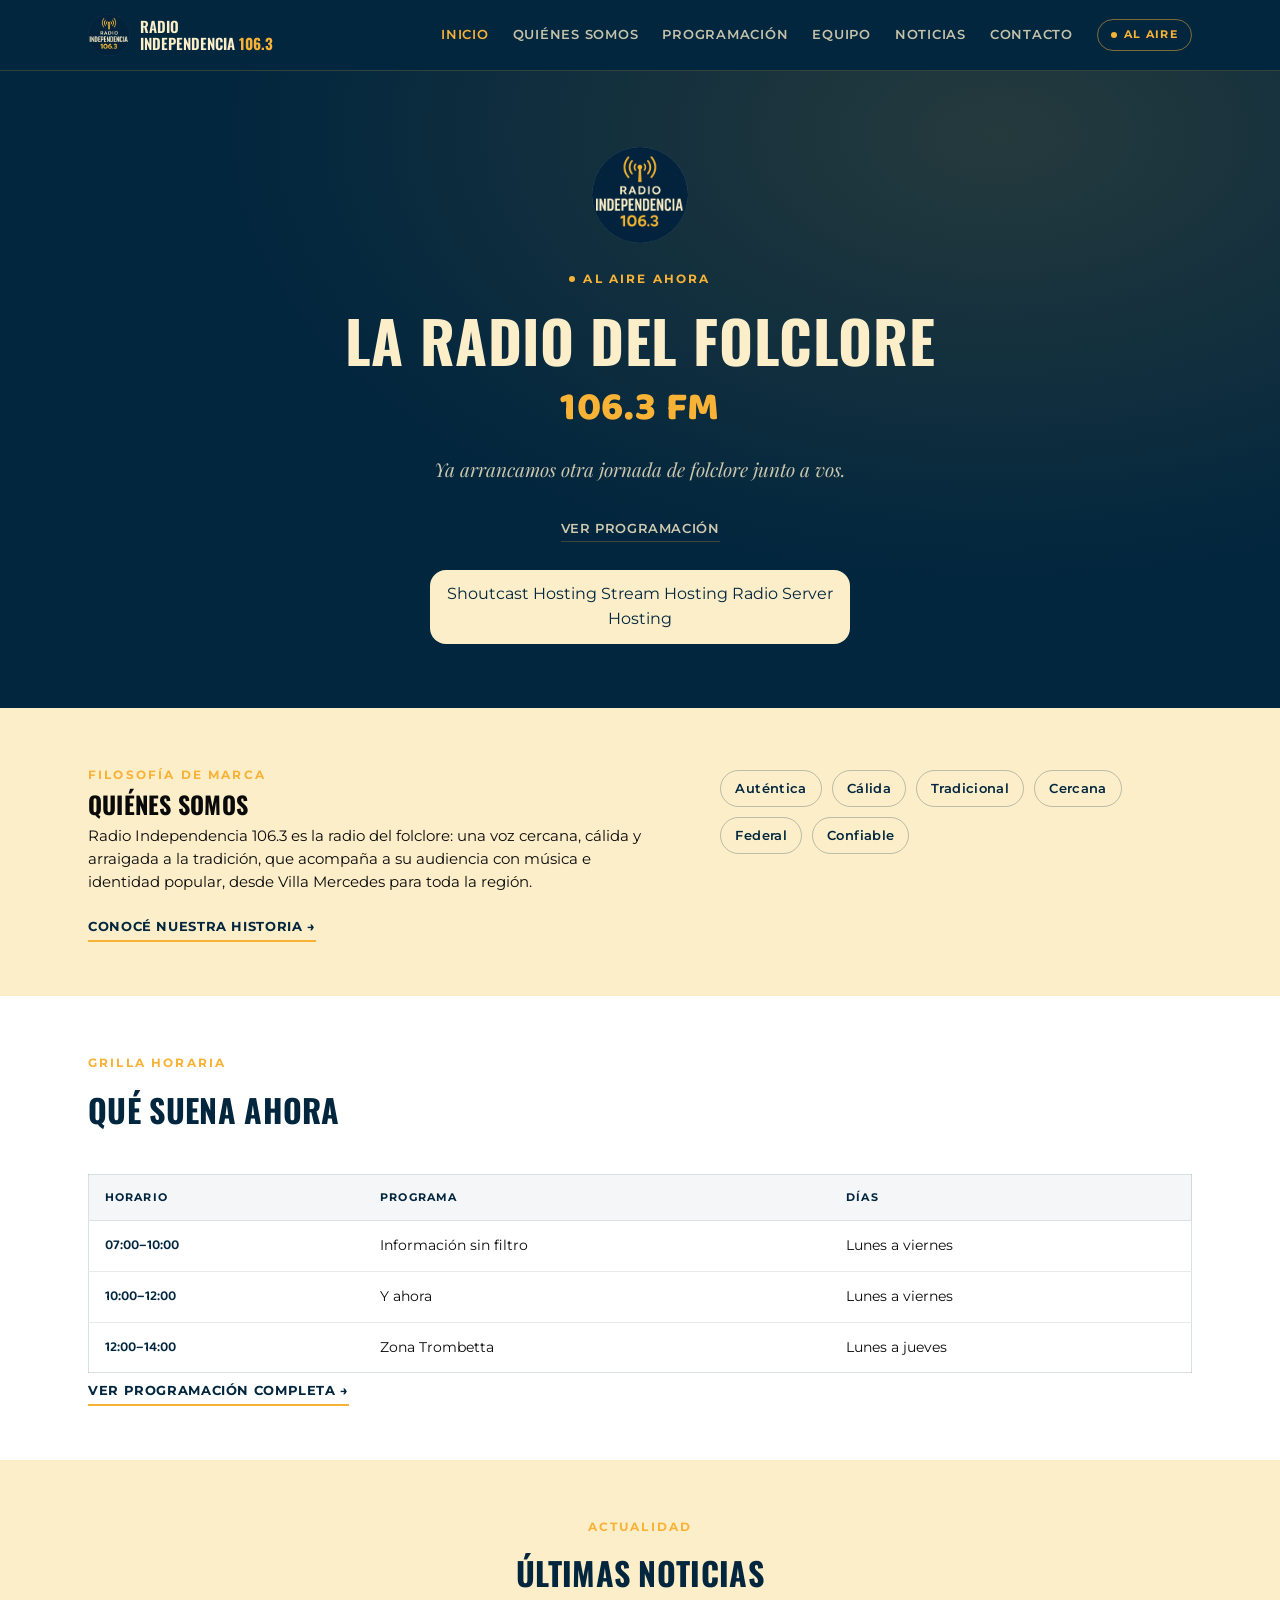
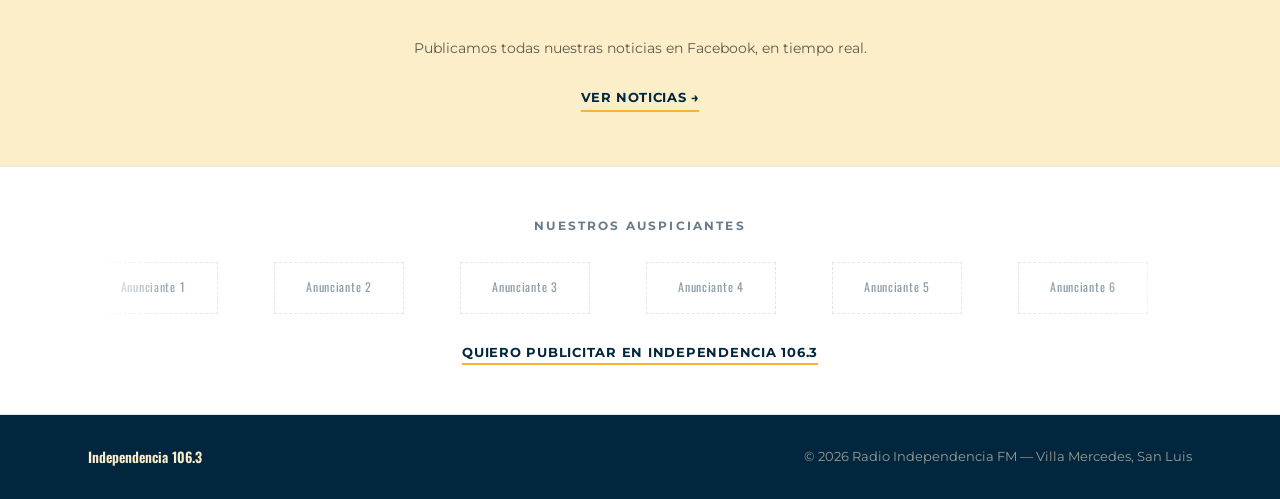
<file: index.html>
<!DOCTYPE html>

<html lang="es-AR">
<head>
<meta charset="UTF-8">
<!-- Google tag (gtag.js) -->
<script async src="https://www.googletagmanager.com/gtag/js?id=G-1YTHETXG30"></script>
<script>
  window.dataLayer = window.dataLayer || [];
  function gtag(){dataLayer.push(arguments);}
  gtag('js', new Date());
  gtag('config', 'G-1YTHETXG30');
</script>

<meta name="viewport" content="width=device-width, initial-scale=1.0">
<link rel="icon" type="image/png" href="logo.png">
<title>Radio Independencia 106.3 — La Radio del Folclore | Villa Mercedes, San Luis</title>
<meta name="description" content="Radio Independencia FM 106.3: folclore y música popular argentina en vivo, las 24 horas, desde Villa Mercedes, San Luis. Programación, noticias y streaming online.">
<meta name="keywords" content="radio independencia, fm 106.3, radio folclore, radio villa mercedes, radio san luis, folclore online, radio online argentina">
<meta name="robots" content="index, follow">
<link rel="canonical" href="https://www.radioindependencia.com.ar/">
<meta property="og:type" content="website">
<meta property="og:site_name" content="Radio Independencia 106.3">
<meta property="og:title" content="Radio Independencia 106.3 — La Radio del Folclore">
<meta property="og:description" content="Folclore y música popular argentina en vivo, las 24 horas, desde Villa Mercedes, San Luis.">
<meta property="og:locale" content="es_AR">
<meta property="og:url" content="https://www.radioindependencia.com.ar/">
<meta property="og:image" content="https://www.radioindependencia.com.ar/og-image.jpg">
<meta name="twitter:card" content="summary_large_image">
<script type="application/ld+json">
{
  "@context": "https://schema.org",
  "@type": "RadioStation",
  "name": "Radio Independencia 106.3",
  "description": "Radio online de folclore y música popular argentina, transmitiendo en el 106.3 del dial desde Villa Mercedes, San Luis.",
  "url": "https://www.radioindependencia.com.ar/",
  "broadcastFrequency": "106.3 FM",
  "areaServed": {"@type": "City", "name": "Villa Mercedes, San Luis, Argentina"},
  "sameAs": ["https://www.instagram.com/radioindependencia.vm", "https://www.facebook.com/independencia1063vm/?locale=es_LA", "https://www.tiktok.com/@radio.independencia", "https://www.twitch.tv/radioindependenciaonline"]
}
</script>
<link rel="preconnect" href="https://fonts.googleapis.com">
<link rel="preconnect" href="https://fonts.gstatic.com" crossorigin>
<link href="https://fonts.googleapis.com/css2?family=Oswald:wght@500;600;700&family=Montserrat:wght@400;500;600;700&family=Baloo+2:wght@600;800&family=Playfair+Display:ital@1&display=swap" rel="stylesheet">
<link rel="stylesheet" href="estilos.css">
</head>
<body>

<header class="site-nav">
  <div class="nav-inner">
    <a href="index.html" class="brand">
      <span class="brand-plate"><img src="logo.png" alt="Radio Independencia 106.3" class="brand-logo"></span>
      <span class="brand-word">RADIO<br>INDEPENDENCIA <span class="fm">106.3</span></span>
    </a>
    <button class="nav-toggle" id="navToggle" aria-label="Abrir menú">☰</button>
    <nav class="links" id="navLinks">
      <a href="index.html" aria-current="page">Inicio</a>
      <a href="quienes-somos.html">Quiénes somos</a>
      <a href="programacion.html">Programación</a>
      <a href="equipo.html">Equipo</a>
      <a href="noticias.html">Noticias</a>
      <a href="contacto.html">Contacto</a>
      <span class="live-pill"><span class="live-dot"></span> Al aire</span>
    </nav>
  </div>
</header>

<main>

  <!-- HERO / EN VIVO -->
  <section class="hero" id="en-vivo">
    <div class="wrap">
      <img src="logo.png" alt="Radio Independencia 106.3" class="hero-logo">
      <span class="eyebrow"><span class="live-dot"></span> Al aire ahora</span>
      <h1>La radio del folclore</h1>
      <p class="freq num">106.3 FM</p>
      <span class="slogan">Ya arrancamos otra jornada de folclore junto a vos.</span>
      <div class="hero-actions">
        <a href="programacion.html" class="btn-ghost">Ver programación</a>
      </div>
      <div class="caster-widget-wrap">
        <div data-type="newStreamPlayer" data-publicToken="540c69bc-22fa-4011-b715-cd9704adbf3d" data-theme="light" data-color="f8b236" data-channelId="" data-rendered="false" class="cstrEmbed"><a href="https://www.caster.fm">Shoutcast Hosting</a> <a href="https://www.caster.fm">Stream Hosting</a> <a href="https://www.caster.fm">Radio Server Hosting</a></div>
      </div>
    </div>
  </section>

  <!-- TEASER QUIÉNES SOMOS -->
  <section class="bg-marfil chica">
    <div class="wrap somos-grid">
      <div>
        <span class="eyebrow">Filosofía de marca</span>
        <h2>Quiénes somos</h2>
        <p>Radio Independencia 106.3 es la radio del folclore: una voz cercana, cálida y arraigada a la tradición, que acompaña a su audiencia con música e identidad popular, desde Villa Mercedes para toda la región.</p>
        <a href="quienes-somos.html" class="ver-mas">Conocé nuestra historia →</a>
      </div>
      <div class="atributos">
        <span class="atributo">Auténtica</span>
        <span class="atributo">Cálida</span>
        <span class="atributo">Tradicional</span>
        <span class="atributo">Cercana</span>
        <span class="atributo">Federal</span>
        <span class="atributo">Confiable</span>
      </div>
    </div>
  </section>

  <!-- TEASER PROGRAMACIÓN -->
  <section class="bg-blanco chica">
    <div class="wrap">
      <div class="section-head">
        <span class="eyebrow">Grilla horaria</span>
        <h2>Qué suena ahora</h2>
      </div>
      <table class="grilla-table">
        <thead><tr><th>Horario</th><th>Programa</th><th>Días</th></tr></thead>
        <tbody>
          <tr><td class="hora">07:00–10:00</td><td>Información sin filtro</td><td>Lunes a viernes</td></tr>
          <tr><td class="hora">10:00–12:00</td><td>Y ahora</td><td>Lunes a viernes</td></tr>
          <tr><td class="hora">12:00–14:00</td><td>Zona Trombetta</td><td>Lunes a jueves</td></tr>
        </tbody>
      </table>
      <a href="programacion.html" class="ver-mas">Ver programación completa →</a>
    </div>
  </section>

  <!-- TEASER NOTICIAS -->
  <section class="bg-marfil chica">
    <div class="wrap" style="text-align:center;">
      <div class="section-head centro">
        <span class="eyebrow">Actualidad</span>
        <h2>Últimas noticias</h2>
      </div>
      <p style="max-width:480px; margin:0 auto 20px; color:rgba(10,10,10,0.65); font-size:14px;">
        Publicamos todas nuestras noticias en Facebook, en tiempo real.
      </p>
      <a href="noticias.html" class="ver-mas">Ver noticias →</a>
    </div>
  </section>

  <!-- ANUNCIANTES -->
  <section class="anunciantes" aria-label="Nuestros auspiciantes">
    <div class="wrap">
      <span class="eyebrow">Nuestros auspiciantes</span>
      <div class="franja">
        <div class="franja-track">
          <div class="logo-slot">Anunciante 1</div>
          <div class="logo-slot">Anunciante 2</div>
          <div class="logo-slot">Anunciante 3</div>
          <div class="logo-slot">Anunciante 4</div>
          <div class="logo-slot">Anunciante 5</div>
          <div class="logo-slot">Anunciante 6</div>
          <div class="logo-slot">Anunciante 1</div>
          <div class="logo-slot">Anunciante 2</div>
          <div class="logo-slot">Anunciante 3</div>
          <div class="logo-slot">Anunciante 4</div>
          <div class="logo-slot">Anunciante 5</div>
          <div class="logo-slot">Anunciante 6</div>
        </div>
      </div>
      <div class="anunciantes-cta">
        <a href="contacto.html">Quiero publicitar en Independencia 106.3</a>
      </div>
    </div>
  </section>

</main>

<footer>
  <div class="wrap footer-inner">
    <span class="brand-word">Independencia 106.3</span>
    <span>© 2026 Radio Independencia FM — Villa Mercedes, San Luis</span>
  </div>
</footer>

<script src="script.js"></script>
<script src="//cdn.cloud.caster.fm//widgets/embed.js"></script>
</body>
</html>
</file>
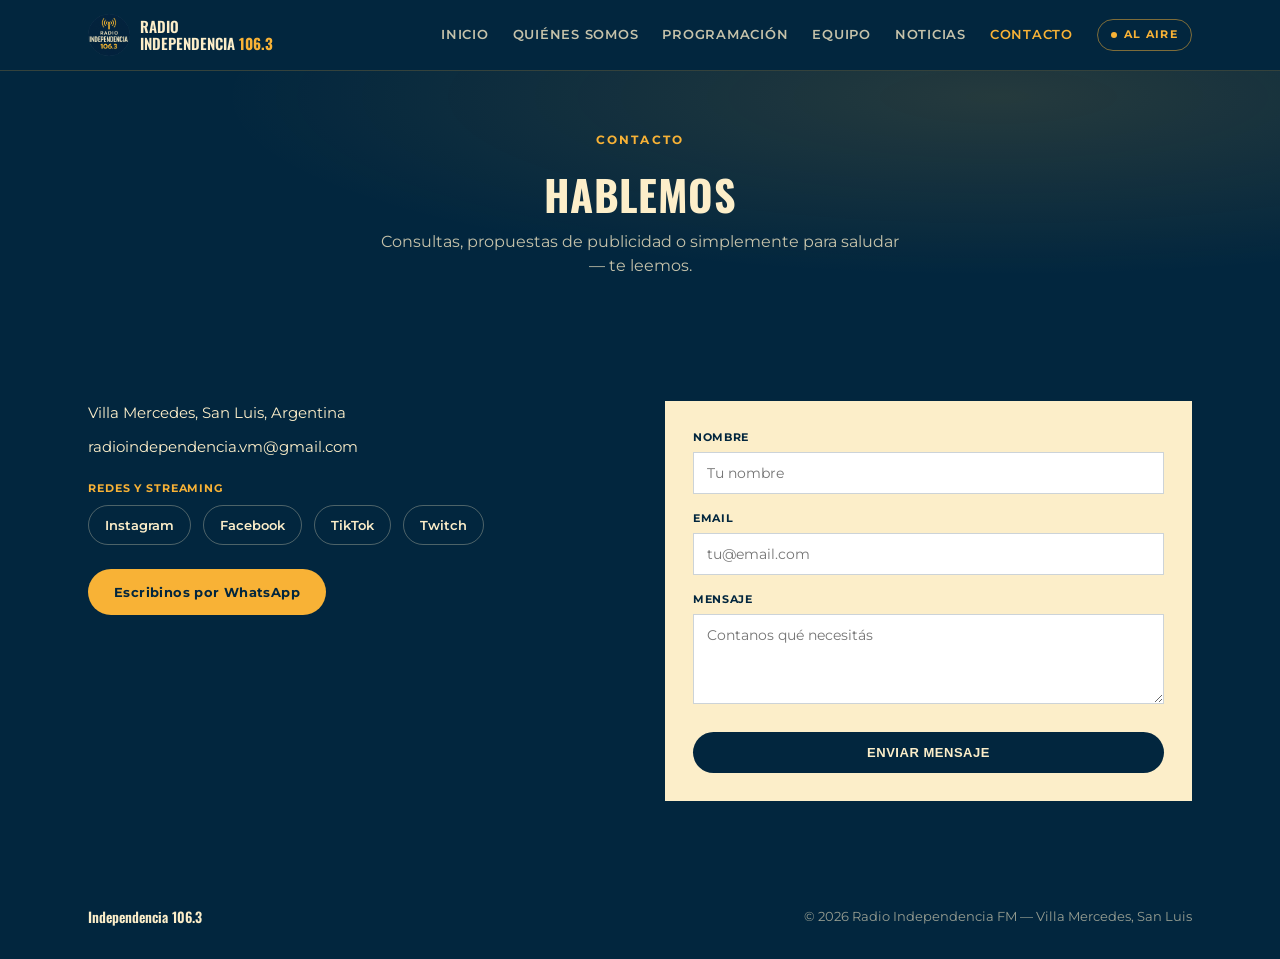
<file: contacto.html>
<!DOCTYPE html>
<html lang="es-AR">
<head>
<meta charset="UTF-8">
<!-- Google tag (gtag.js) -->
<script async src="https://www.googletagmanager.com/gtag/js?id=G-1YTHETXG30"></script>
<script>
  window.dataLayer = window.dataLayer || [];
  function gtag(){dataLayer.push(arguments);}
  gtag('js', new Date());
  gtag('config', 'G-1YTHETXG30');
</script>

<meta name="viewport" content="width=device-width, initial-scale=1.0">
<link rel="icon" type="image/png" href="logo.png">
<title>Contacto — Radio Independencia 106.3 | Publicidad y Consultas</title>
<meta name="description" content="Contactá a Radio Independencia FM 106.3 en Villa Mercedes, San Luis. Consultas, publicidad y redes sociales.">
<meta name="robots" content="index, follow">
<link rel="canonical" href="https://www.radioindependencia.com.ar/contacto.html">
<meta property="og:title" content="Contacto — Radio Independencia 106.3">
<meta property="og:description" content="Consultas, publicidad y redes sociales de Radio Independencia FM 106.3.">
<link rel="preconnect" href="https://fonts.googleapis.com">
<link rel="preconnect" href="https://fonts.gstatic.com" crossorigin>
<link href="https://fonts.googleapis.com/css2?family=Oswald:wght@500;600;700&family=Montserrat:wght@400;500;600;700&family=Baloo+2:wght@600;800&family=Playfair+Display:ital@1&display=swap" rel="stylesheet">
<link rel="stylesheet" href="estilos.css">
</head>
<body>

<header class="site-nav">
  <div class="nav-inner">
    <a href="index.html" class="brand">
      <span class="brand-plate"><img src="logo.png" alt="Radio Independencia 106.3" class="brand-logo"></span>
      <span class="brand-word">RADIO<br>INDEPENDENCIA <span class="fm">106.3</span></span>
    </a>
    <button class="nav-toggle" id="navToggle" aria-label="Abrir menú">☰</button>
    <nav class="links" id="navLinks">
      <a href="index.html">Inicio</a>
      <a href="quienes-somos.html">Quiénes somos</a>
      <a href="programacion.html">Programación</a>
      <a href="equipo.html">Equipo</a>
      <a href="noticias.html">Noticias</a>
      <a href="contacto.html" aria-current="page">Contacto</a>
      <span class="live-pill"><span class="live-dot"></span> Al aire</span>
    </nav>
  </div>
</header>

<main>

  <section class="hero hero-chico">
    <div class="wrap">
      <span class="eyebrow">Contacto</span>
      <h1>Hablemos</h1>
      <p class="lead">Consultas, propuestas de publicidad o simplemente para saludar — te leemos.</p>
    </div>
  </section>

  <section class="bg-azul">
    <div class="wrap contacto-grid">
      <div class="contacto-info">
        <p>Villa Mercedes, San Luis, Argentina</p>
        <p>radioindependencia.vm@gmail.com</p>

        <span class="label">Redes y streaming</span>
        <div class="redes">
          <a class="red-link" href="https://www.instagram.com/radioindependencia.vm" target="_blank" rel="noopener">Instagram</a>
          <a class="red-link" href="https://www.facebook.com/independencia1063vm/?locale=es_LA" target="_blank" rel="noopener">Facebook</a>
          <a class="red-link" href="https://www.tiktok.com/@radio.independencia" target="_blank" rel="noopener">TikTok</a>
          <a class="red-link" href="https://www.twitch.tv/radioindependenciaonline" target="_blank" rel="noopener">Twitch</a>
        </div>

        <a class="whatsapp-cta" href="https://wa.me/5492657308230" target="_blank" rel="noopener">Escribinos por WhatsApp</a>
      </div>

      <form class="form-box" onsubmit="return false;">
        <label for="nombre">Nombre</label>
        <input id="nombre" type="text" placeholder="Tu nombre">
        <label for="email">Email</label>
        <input id="email" type="email" placeholder="tu@email.com">
        <label for="mensaje">Mensaje</label>
        <textarea id="mensaje" placeholder="Contanos qué necesitás"></textarea>
        <button type="submit">Enviar mensaje</button>
      </form>
    </div>
  </section>

</main>

<footer>
  <div class="wrap footer-inner">
    <span class="brand-word">Independencia 106.3</span>
    <span>© 2026 Radio Independencia FM — Villa Mercedes, San Luis</span>
  </div>
</footer>

<script src="script.js"></script>
</body>
</html>
</file>
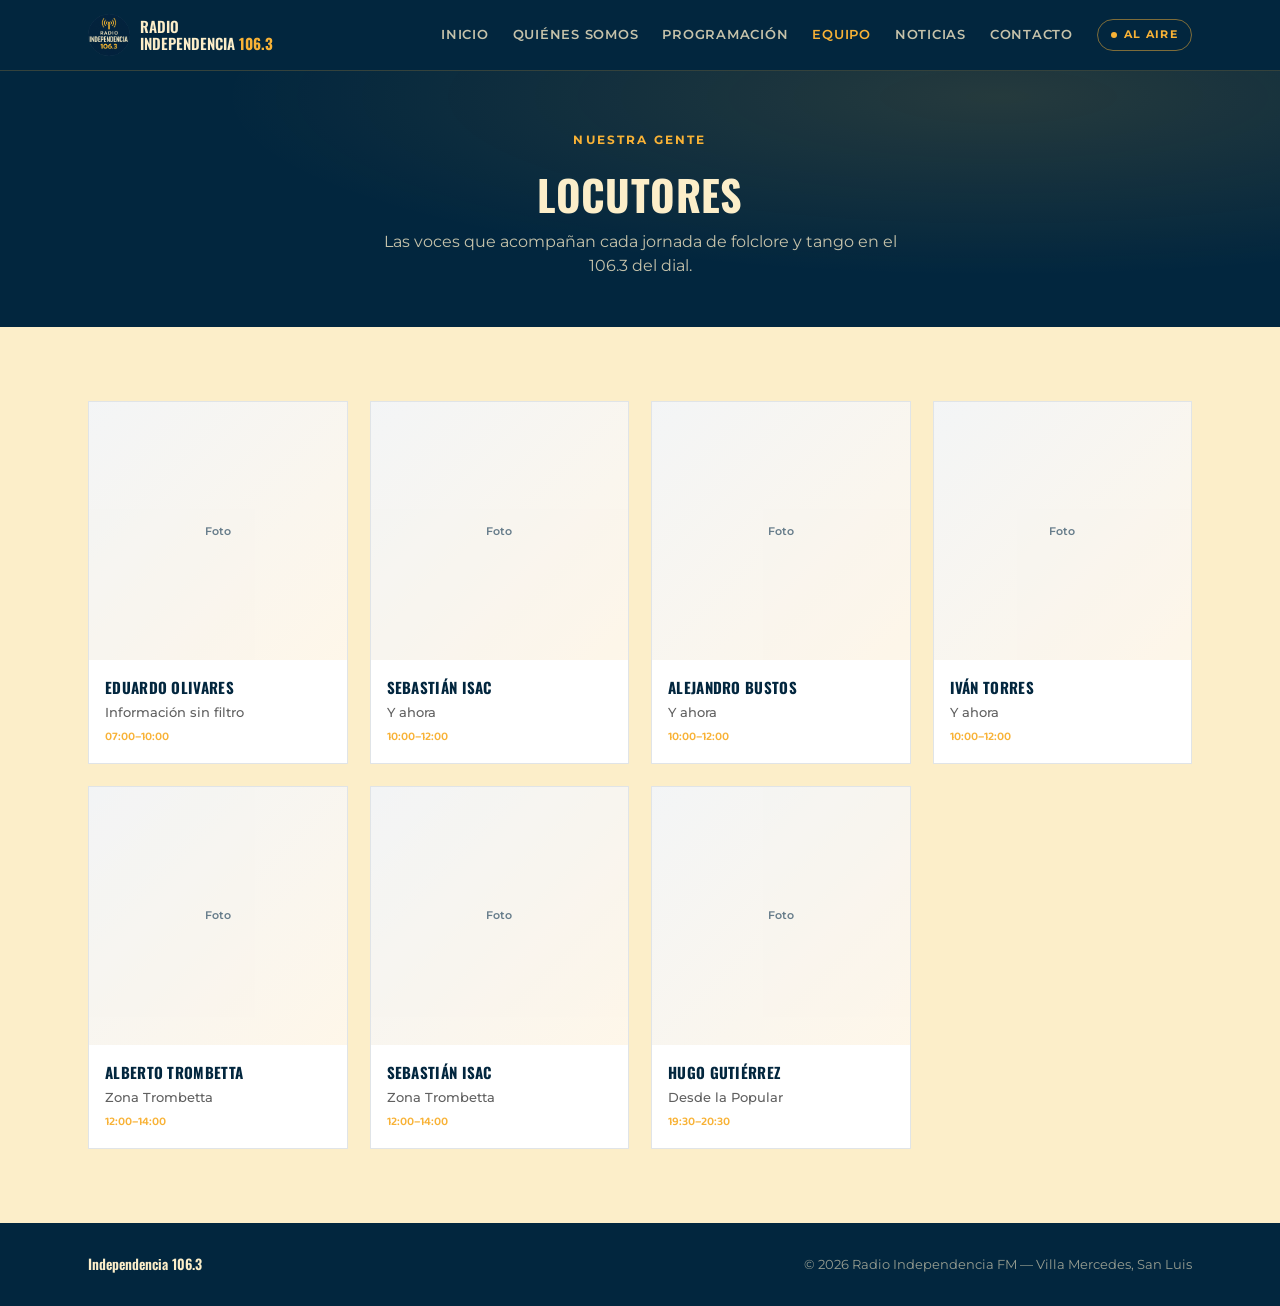
<file: equipo.html>
<!DOCTYPE html>
<html lang="es-AR">
<head>
<meta charset="UTF-8">
<!-- Google tag (gtag.js) -->
<script async src="https://www.googletagmanager.com/gtag/js?id=G-1YTHETXG30"></script>
<script>
  window.dataLayer = window.dataLayer || [];
  function gtag(){dataLayer.push(arguments);}
  gtag('js', new Date());
  gtag('config', 'G-1YTHETXG30');
</script>

<meta name="viewport" content="width=device-width, initial-scale=1.0">
<link rel="icon" type="image/png" href="logo.png">
<title>Equipo — Radio Independencia 106.3 | Locutores</title>
<meta name="description" content="Conocé a los locutores de Radio Independencia FM 106.3, la radio del folclore de Villa Mercedes, San Luis.">
<meta name="robots" content="index, follow">
<link rel="canonical" href="https://www.radioindependencia.com.ar/equipo.html">
<meta property="og:title" content="Equipo — Radio Independencia 106.3">
<meta property="og:description" content="Los locutores de Radio Independencia FM 106.3.">
<link rel="preconnect" href="https://fonts.googleapis.com">
<link rel="preconnect" href="https://fonts.gstatic.com" crossorigin>
<link href="https://fonts.googleapis.com/css2?family=Oswald:wght@500;600;700&family=Montserrat:wght@400;500;600;700&family=Baloo+2:wght@600;800&family=Playfair+Display:ital@1&display=swap" rel="stylesheet">
<link rel="stylesheet" href="estilos.css">
</head>
<body>

<header class="site-nav">
  <div class="nav-inner">
    <a href="index.html" class="brand">
      <span class="brand-plate"><img src="logo.png" alt="Radio Independencia 106.3" class="brand-logo"></span>
      <span class="brand-word">RADIO<br>INDEPENDENCIA <span class="fm">106.3</span></span>
    </a>
    <button class="nav-toggle" id="navToggle" aria-label="Abrir menú">☰</button>
    <nav class="links" id="navLinks">
      <a href="index.html">Inicio</a>
      <a href="quienes-somos.html">Quiénes somos</a>
      <a href="programacion.html">Programación</a>
      <a href="equipo.html" aria-current="page">Equipo</a>
      <a href="noticias.html">Noticias</a>
      <a href="contacto.html">Contacto</a>
      <span class="live-pill"><span class="live-dot"></span> Al aire</span>
    </nav>
  </div>
</header>

<main>

  <section class="hero hero-chico">
    <div class="wrap">
      <span class="eyebrow">Nuestra gente</span>
      <h1>Locutores</h1>
      <p class="lead">Las voces que acompañan cada jornada de folclore y tango en el 106.3 del dial.</p>
    </div>
  </section>

  <section class="bg-marfil">
    <div class="wrap">
      <div class="equipo-grid">
        <article class="locutor-card">
          <div class="locutor-foto">Foto</div>
          <div class="locutor-body">
            <h3>Eduardo Olivares</h3>
            <p>Información sin filtro</p>
            <span class="horario">07:00–10:00</span>
          </div>
        </article>
        <article class="locutor-card">
          <div class="locutor-foto">Foto</div>
          <div class="locutor-body">
            <h3>Sebastián Isac</h3>
            <p>Y ahora</p>
            <span class="horario">10:00–12:00</span>
          </div>
        </article>
        <article class="locutor-card">
          <div class="locutor-foto">Foto</div>
          <div class="locutor-body">
            <h3>Alejandro Bustos</h3>
            <p>Y ahora</p>
            <span class="horario">10:00–12:00</span>
          </div>
        </article>
        <article class="locutor-card">
          <div class="locutor-foto">Foto</div>
          <div class="locutor-body">
            <h3>Iván Torres</h3>
            <p>Y ahora</p>
            <span class="horario">10:00–12:00</span>
          </div>
        </article>
        <article class="locutor-card">
          <div class="locutor-foto">Foto</div>
          <div class="locutor-body">
            <h3>Alberto Trombetta</h3>
            <p>Zona Trombetta</p>
            <span class="horario">12:00–14:00</span>
          </div>
        </article>
        <article class="locutor-card">
          <div class="locutor-foto">Foto</div>
          <div class="locutor-body">
            <h3>Sebastián Isac</h3>
            <p>Zona Trombetta</p>
            <span class="horario">12:00–14:00</span>
          </div>
        </article>
        <article class="locutor-card">
          <div class="locutor-foto">Foto</div>
          <div class="locutor-body">
            <h3>Hugo Gutiérrez</h3>
            <p>Desde la Popular</p>
            <span class="horario">19:30–20:30</span>
          </div>
        </article>
      </div>
    </div>
  </section>

</main>

<footer>
  <div class="wrap footer-inner">
    <span class="brand-word">Independencia 106.3</span>
    <span>© 2026 Radio Independencia FM — Villa Mercedes, San Luis</span>
  </div>
</footer>

<script src="script.js"></script>
</body>
</html>
</file>
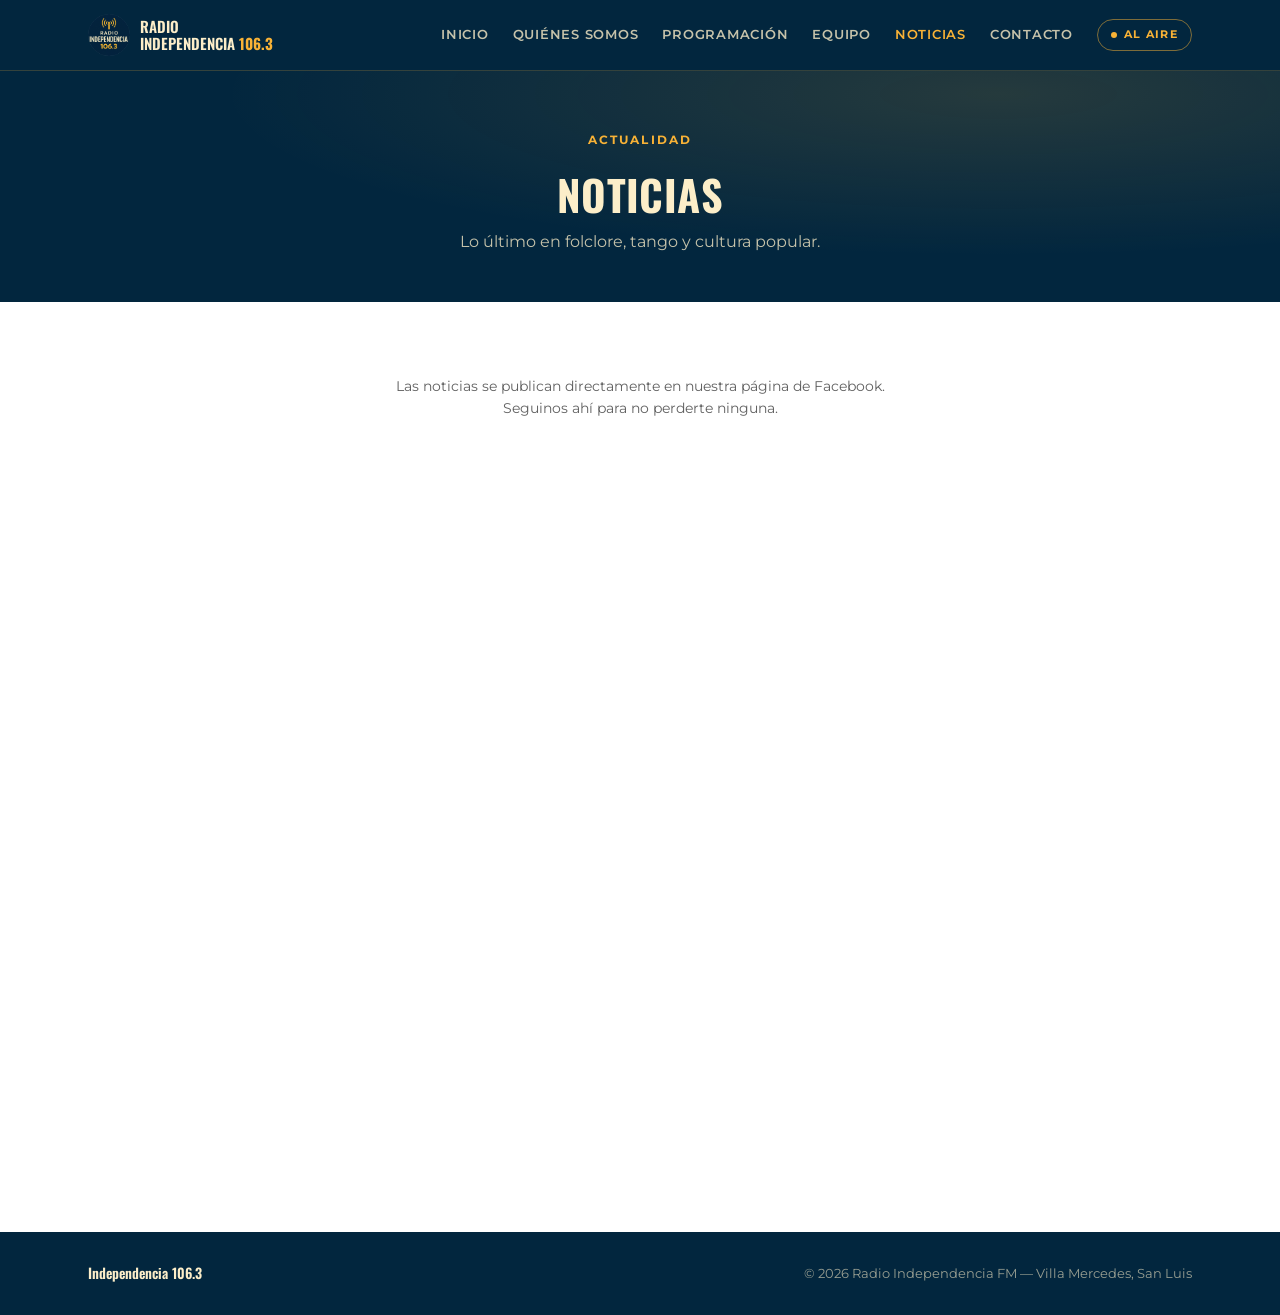
<file: noticias.html>
<!DOCTYPE html>
<html lang="es-AR">
<head>
<meta charset="UTF-8">
<!-- Google tag (gtag.js) -->
<script async src="https://www.googletagmanager.com/gtag/js?id=G-1YTHETXG30"></script>
<script>
  window.dataLayer = window.dataLayer || [];
  function gtag(){dataLayer.push(arguments);}
  gtag('js', new Date());
  gtag('config', 'G-1YTHETXG30');
</script>

<meta name="viewport" content="width=device-width, initial-scale=1.0">
<link rel="icon" type="image/png" href="logo.png">
<title>Noticias — Radio Independencia 106.3 | Actualidad y Folclore</title>
<meta name="description" content="Últimas noticias de Radio Independencia FM 106.3: actualidad, folclore, tango y cultura popular de Villa Mercedes, San Luis.">
<meta name="robots" content="index, follow">
<link rel="canonical" href="https://www.radioindependencia.com.ar/noticias.html">
<meta property="og:title" content="Noticias — Radio Independencia 106.3">
<meta property="og:description" content="Actualidad, folclore y cultura popular de Villa Mercedes, San Luis.">
<link rel="preconnect" href="https://fonts.googleapis.com">
<link rel="preconnect" href="https://fonts.gstatic.com" crossorigin>
<link href="https://fonts.googleapis.com/css2?family=Oswald:wght@500;600;700&family=Montserrat:wght@400;500;600;700&family=Baloo+2:wght@600;800&family=Playfair+Display:ital@1&display=swap" rel="stylesheet">
<link rel="stylesheet" href="estilos.css">
</head>
<body>

<header class="site-nav">
  <div class="nav-inner">
    <a href="index.html" class="brand">
      <span class="brand-plate"><img src="logo.png" alt="Radio Independencia 106.3" class="brand-logo"></span>
      <span class="brand-word">RADIO<br>INDEPENDENCIA <span class="fm">106.3</span></span>
    </a>
    <button class="nav-toggle" id="navToggle" aria-label="Abrir menú">☰</button>
    <nav class="links" id="navLinks">
      <a href="index.html">Inicio</a>
      <a href="quienes-somos.html">Quiénes somos</a>
      <a href="programacion.html">Programación</a>
      <a href="equipo.html">Equipo</a>
      <a href="noticias.html" aria-current="page">Noticias</a>
      <a href="contacto.html">Contacto</a>
      <span class="live-pill"><span class="live-dot"></span> Al aire</span>
    </nav>
  </div>
</header>

<main>

  <section class="hero hero-chico">
    <div class="wrap">
      <span class="eyebrow">Actualidad</span>
      <h1>Noticias</h1>
      <p class="lead">Lo último en folclore, tango y cultura popular.</p>
    </div>
  </section>

  <section class="bg-blanco">
    <div class="wrap" style="text-align:center;">
      <p style="max-width:520px; margin:0 auto 30px; color:rgba(10,10,10,0.65); font-size:14px;">
        Las noticias se publican directamente en nuestra página de Facebook. Seguinos ahí para no perderte ninguna.
      </p>
      <iframe
        src="https://www.facebook.com/plugins/page.php?href=https%3A%2F%2Fwww.facebook.com%2Findependencia1063vm&tabs=timeline&width=500&height=700&small_header=false&adapt_container_width=true&hide_cover=false&show_facepile=true"
        width="500" height="700"
        style="border:none; overflow:hidden; max-width:100%;"
        scrolling="no" frameborder="0"
        allowfullscreen="true"
        allow="autoplay; clipboard-write; encrypted-media; picture-in-picture; web-share">
      </iframe>
    </div>
  </section>

</main>

<footer>
  <div class="wrap footer-inner">
    <span class="brand-word">Independencia 106.3</span>
    <span>© 2026 Radio Independencia FM — Villa Mercedes, San Luis</span>
  </div>
</footer>

<script src="script.js"></script>
</body>
</html>
</file>
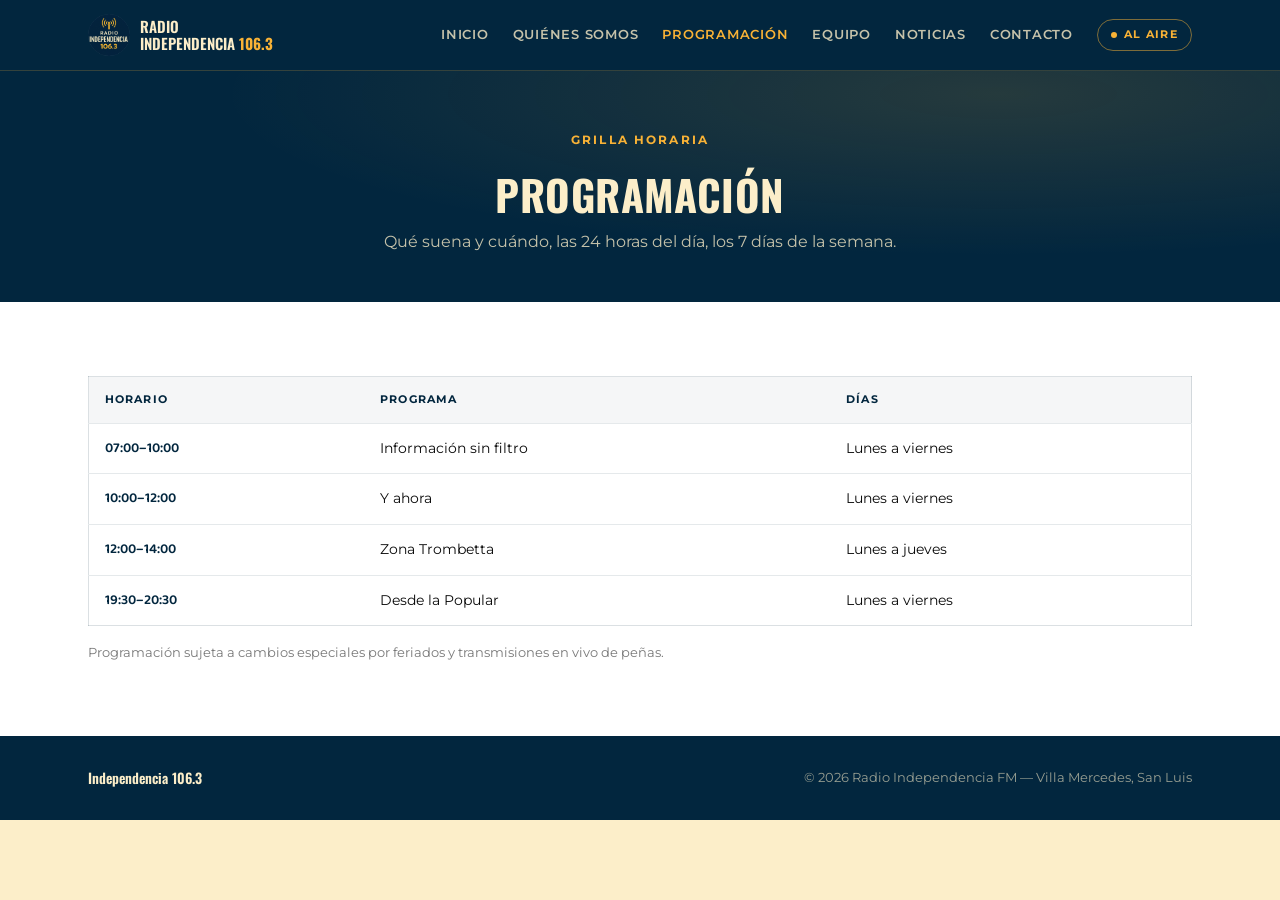
<file: programacion.html>
<!DOCTYPE html>
<html lang="es-AR">
<head>
<meta charset="UTF-8">
<!-- Google tag (gtag.js) -->
<script async src="https://www.googletagmanager.com/gtag/js?id=G-1YTHETXG30"></script>
<script>
  window.dataLayer = window.dataLayer || [];
  function gtag(){dataLayer.push(arguments);}
  gtag('js', new Date());
  gtag('config', 'G-1YTHETXG30');
</script>

<meta name="viewport" content="width=device-width, initial-scale=1.0">
<link rel="icon" type="image/png" href="logo.png">
<title>Programación — Radio Independencia 106.3 | Grilla Horaria de Folclore</title>
<meta name="description" content="Grilla horaria completa de Radio Independencia FM 106.3: programas de folclore y tango, horarios y días de transmisión.">
<meta name="robots" content="index, follow">
<link rel="canonical" href="https://www.radioindependencia.com.ar/programacion.html">
<meta property="og:title" content="Programación — Radio Independencia 106.3">
<meta property="og:description" content="Grilla horaria de folclore y tango de Radio Independencia FM 106.3.">
<link rel="preconnect" href="https://fonts.googleapis.com">
<link rel="preconnect" href="https://fonts.gstatic.com" crossorigin>
<link href="https://fonts.googleapis.com/css2?family=Oswald:wght@500;600;700&family=Montserrat:wght@400;500;600;700&family=Baloo+2:wght@600;800&family=Playfair+Display:ital@1&display=swap" rel="stylesheet">
<link rel="stylesheet" href="estilos.css">
</head>
<body>

<header class="site-nav">
  <div class="nav-inner">
    <a href="index.html" class="brand">
      <span class="brand-plate"><img src="logo.png" alt="Radio Independencia 106.3" class="brand-logo"></span>
      <span class="brand-word">RADIO<br>INDEPENDENCIA <span class="fm">106.3</span></span>
    </a>
    <button class="nav-toggle" id="navToggle" aria-label="Abrir menú">☰</button>
    <nav class="links" id="navLinks">
      <a href="index.html">Inicio</a>
      <a href="quienes-somos.html">Quiénes somos</a>
      <a href="programacion.html" aria-current="page">Programación</a>
      <a href="equipo.html">Equipo</a>
      <a href="noticias.html">Noticias</a>
      <a href="contacto.html">Contacto</a>
      <span class="live-pill"><span class="live-dot"></span> Al aire</span>
    </nav>
  </div>
</header>

<main>

  <section class="hero hero-chico">
    <div class="wrap">
      <span class="eyebrow">Grilla horaria</span>
      <h1>Programación</h1>
      <p class="lead">Qué suena y cuándo, las 24 horas del día, los 7 días de la semana.</p>
    </div>
  </section>

  <section class="bg-blanco">
    <div class="wrap">
      <table class="grilla-table">
        <thead>
          <tr><th>Horario</th><th>Programa</th><th>Días</th></tr>
        </thead>
        <tbody>
          <tr><td class="hora">07:00–10:00</td><td>Información sin filtro</td><td>Lunes a viernes</td></tr>
          <tr><td class="hora">10:00–12:00</td><td>Y ahora</td><td>Lunes a viernes</td></tr>
          <tr><td class="hora">12:00–14:00</td><td>Zona Trombetta</td><td>Lunes a jueves</td></tr>
          <tr><td class="hora">19:30–20:30</td><td>Desde la Popular</td><td>Lunes a viernes</td></tr>
        </tbody>
      </table>
      <p class="grilla-note">Programación sujeta a cambios especiales por feriados y transmisiones en vivo de peñas.</p>
    </div>
  </section>

</main>

<footer>
  <div class="wrap footer-inner">
    <span class="brand-word">Independencia 106.3</span>
    <span>© 2026 Radio Independencia FM — Villa Mercedes, San Luis</span>
  </div>
</footer>

<script src="script.js"></script>
</body>
</html>
</file>
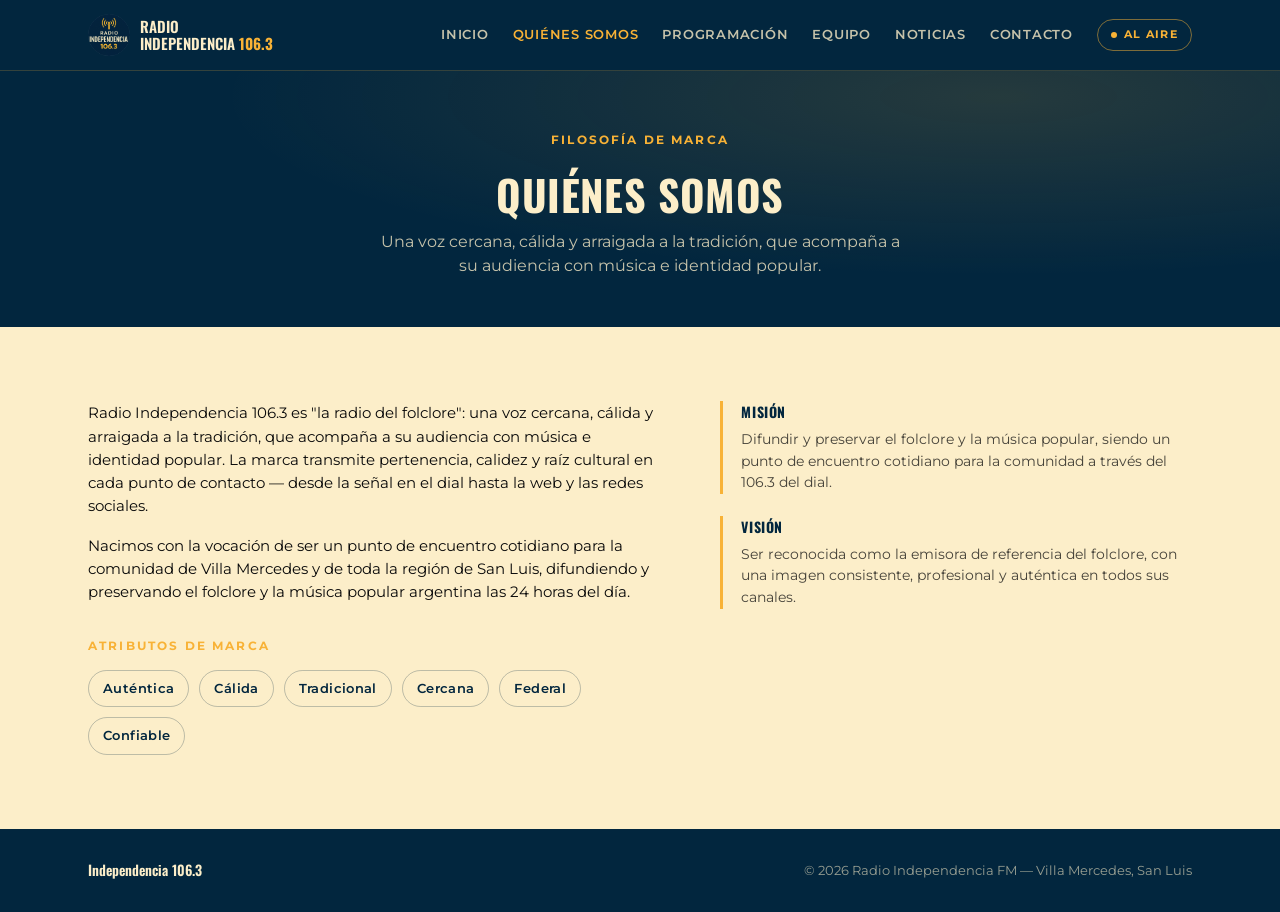
<file: quienes-somos.html>
<!DOCTYPE html>
<html lang="es-AR">
<head>
<meta charset="UTF-8">
<!-- Google tag (gtag.js) -->
<script async src="https://www.googletagmanager.com/gtag/js?id=G-1YTHETXG30"></script>
<script>
  window.dataLayer = window.dataLayer || [];
  function gtag(){dataLayer.push(arguments);}
  gtag('js', new Date());
  gtag('config', 'G-1YTHETXG30');
</script>

<meta name="viewport" content="width=device-width, initial-scale=1.0">
<link rel="icon" type="image/png" href="logo.png">
<title>Quiénes Somos — Radio Independencia 106.3 | La Radio del Folclore</title>
<meta name="description" content="Conocé la historia, misión y visión de Radio Independencia FM 106.3, la radio del folclore de Villa Mercedes, San Luis.">
<meta name="robots" content="index, follow">
<link rel="canonical" href="https://www.radioindependencia.com.ar/quienes-somos.html">
<meta property="og:title" content="Quiénes Somos — Radio Independencia 106.3">
<meta property="og:description" content="Historia, misión y visión de la radio del folclore de Villa Mercedes, San Luis.">
<link rel="preconnect" href="https://fonts.googleapis.com">
<link rel="preconnect" href="https://fonts.gstatic.com" crossorigin>
<link href="https://fonts.googleapis.com/css2?family=Oswald:wght@500;600;700&family=Montserrat:wght@400;500;600;700&family=Baloo+2:wght@600;800&family=Playfair+Display:ital@1&display=swap" rel="stylesheet">
<link rel="stylesheet" href="estilos.css">
</head>
<body>

<header class="site-nav">
  <div class="nav-inner">
    <a href="index.html" class="brand">
      <span class="brand-plate"><img src="logo.png" alt="Radio Independencia 106.3" class="brand-logo"></span>
      <span class="brand-word">RADIO<br>INDEPENDENCIA <span class="fm">106.3</span></span>
    </a>
    <button class="nav-toggle" id="navToggle" aria-label="Abrir menú">☰</button>
    <nav class="links" id="navLinks">
      <a href="index.html">Inicio</a>
      <a href="quienes-somos.html" aria-current="page">Quiénes somos</a>
      <a href="programacion.html">Programación</a>
      <a href="equipo.html">Equipo</a>
      <a href="noticias.html">Noticias</a>
      <a href="contacto.html">Contacto</a>
      <span class="live-pill"><span class="live-dot"></span> Al aire</span>
    </nav>
  </div>
</header>

<main>

  <section class="hero hero-chico">
    <div class="wrap">
      <span class="eyebrow">Filosofía de marca</span>
      <h1>Quiénes somos</h1>
      <p class="lead">Una voz cercana, cálida y arraigada a la tradición, que acompaña a su audiencia con música e identidad popular.</p>
    </div>
  </section>

  <section class="bg-marfil">
    <div class="wrap somos-grid">
      <div>
        <p>Radio Independencia 106.3 es "la radio del folclore": una voz cercana, cálida y arraigada a la tradición, que acompaña a su audiencia con música e identidad popular. La marca transmite pertenencia, calidez y raíz cultural en cada punto de contacto — desde la señal en el dial hasta la web y las redes sociales.</p>
        <p>Nacimos con la vocación de ser un punto de encuentro cotidiano para la comunidad de Villa Mercedes y de toda la región de San Luis, difundiendo y preservando el folclore y la música popular argentina las 24 horas del día.</p>

        <span class="eyebrow" style="display:block; margin:34px 0 14px;">Atributos de marca</span>
        <div class="atributos">
          <span class="atributo">Auténtica</span>
          <span class="atributo">Cálida</span>
          <span class="atributo">Tradicional</span>
          <span class="atributo">Cercana</span>
          <span class="atributo">Federal</span>
          <span class="atributo">Confiable</span>
        </div>
      </div>
      <div>
        <div class="mv-box">
          <h3>MISIÓN</h3>
          <p>Difundir y preservar el folclore y la música popular, siendo un punto de encuentro cotidiano para la comunidad a través del 106.3 del dial.</p>
        </div>
        <div class="mv-box">
          <h3>VISIÓN</h3>
          <p>Ser reconocida como la emisora de referencia del folclore, con una imagen consistente, profesional y auténtica en todos sus canales.</p>
        </div>
      </div>
    </div>
  </section>

</main>

<footer>
  <div class="wrap footer-inner">
    <span class="brand-word">Independencia 106.3</span>
    <span>© 2026 Radio Independencia FM — Villa Mercedes, San Luis</span>
  </div>
</footer>

<script src="script.js"></script>
</body>
</html>
</file>
<file: estilos.css>
/* ===== TOKENS DE MARCA — Manual de Identidad 2026 ===== */
:root{
  --azul: #02263E;        /* Azul Independencia */
  --dorado: #F8B236;      /* Dorado Folclore */
  --marfil: #FCEEC9;      /* Marfil Radio */
  --blanco: #FFFFFF;
  --negro: #0A0A0A;       /* Negro Texto */
  --azul-2: #06304C;
  --linea: rgba(248,178,54,0.28);
}
*{box-sizing:border-box; margin:0; padding:0;}
html{scroll-behavior:smooth;}
@media (prefers-reduced-motion: reduce){
  html{scroll-behavior:auto;}
  *{animation-duration:0.01ms !important; transition-duration:0.01ms !important;}
}
body{
  font-family:'Montserrat', sans-serif;
  background:var(--marfil);
  color:var(--negro);
  line-height:1.55;
  -webkit-font-smoothing:antialiased;
}
h1,h2,h3,h4{font-family:'Oswald', sans-serif; text-transform:uppercase; letter-spacing:0.01em;}
a{color:inherit; text-decoration:none;}
img{max-width:100%; display:block;}
ul{list-style:none;}
.wrap{max-width:1160px; margin:0 auto; padding:0 28px;}
.eyebrow{
  font-family:'Montserrat', sans-serif; font-weight:700; font-size:12px;
  letter-spacing:0.18em; text-transform:uppercase; color:var(--dorado);
}
.num{font-family:'Baloo 2', sans-serif; font-weight:800;}
.slogan{font-family:'Playfair Display', serif; font-style:italic; font-weight:400;}
:focus-visible{ outline:3px solid var(--dorado); outline-offset:2px; }

/* ===== ISOTIPO ===== */
.isotipo{display:block;}
.isotipo .onda{fill:none; stroke:var(--dorado); stroke-width:2.4; stroke-linecap:round;}
.isotipo .torre{fill:none; stroke:var(--dorado); stroke-width:2.4; stroke-linecap:round; stroke-linejoin:round;}
.isotipo .punto{fill:var(--dorado);}

/* ===== NAV ===== */
header.site-nav{
  position:sticky; top:0; z-index:60;
  background:var(--azul);
  border-bottom:1px solid rgba(248,178,54,0.2);
}
.nav-inner{
  display:flex; align-items:center; justify-content:space-between;
  max-width:1160px; margin:0 auto; padding:14px 28px;
}
.brand{display:flex; align-items:center; gap:10px;}
.brand-plate{
  width:42px; height:42px; border-radius:50%; overflow:hidden;
  display:flex; align-items:center; justify-content:center; flex-shrink:0;
}
.brand-logo{width:100%; height:100%; object-fit:cover;}
.hero-logo{
  width:96px; height:96px; border-radius:50%;
  margin:0 auto 22px; display:block;
}
.brand-word{font-family:'Oswald', sans-serif; font-weight:600; font-size:15px; color:var(--marfil); line-height:1.15;}
.brand-word .fm{color:var(--dorado); font-weight:700;}
nav.links{display:flex; align-items:center; gap:24px;}
nav.links a{
  font-size:12.5px; letter-spacing:0.06em; text-transform:uppercase; font-weight:600;
  color:var(--marfil); opacity:0.78; transition:opacity 0.2s, color 0.2s;
}
nav.links a:hover, nav.links a[aria-current="page"]{opacity:1; color:var(--dorado);}
.live-pill{
  display:inline-flex; align-items:center; gap:7px;
  border:1px solid rgba(248,178,54,0.5); padding:6px 13px; border-radius:999px;
  font-size:11px; font-weight:700; letter-spacing:0.12em; text-transform:uppercase; color:var(--dorado);
}
.live-dot{width:6px; height:6px; border-radius:50%; background:var(--dorado); animation:pulso 1.8s infinite ease-in-out;}
@keyframes pulso{
  0%,100%{ box-shadow:0 0 0 0 rgba(248,178,54,0.55); }
  50%{ box-shadow:0 0 0 5px rgba(248,178,54,0); }
}
.nav-toggle{display:none; background:none; border:none; color:var(--marfil); font-size:22px; cursor:pointer;}
@media (max-width:860px){
  nav.links{
    position:absolute; top:100%; left:0; right:0; background:var(--azul);
    flex-direction:column; align-items:flex-start; gap:0;
    max-height:0; overflow:hidden; transition:max-height 0.3s ease;
  }
  nav.links.open{max-height:380px; padding-bottom:12px;}
  nav.links a{padding:13px 28px; width:100%; border-top:1px solid rgba(248,178,54,0.12);}
  nav.links .live-pill{margin:14px 28px;}
  .nav-toggle{display:block;}
}

/* ===== HERO ===== */
.hero{
  background:radial-gradient(ellipse at 78% 10%, rgba(248,178,54,0.14), transparent 55%), var(--azul);
  color:var(--marfil); padding:76px 0 64px; text-align:center;
}
.hero.hero-chico{padding:56px 0 48px;}
.hero .isotipo-lg{margin:0 auto 22px;}
.hero .eyebrow{display:inline-flex; align-items:center; gap:8px; margin-bottom:22px;}
.hero h1{
  font-size:clamp(34px, 5.4vw, 58px); line-height:1.05; color:var(--marfil); margin-bottom:6px;
}
.hero.hero-chico h1{font-size:clamp(28px, 4vw, 42px);}
.hero .freq{
  font-size:clamp(28px, 4vw, 40px); color:var(--dorado); margin-bottom:16px; letter-spacing:0.02em;
}
.hero .slogan{font-size:19px; color:rgba(252,238,201,0.8); display:block; margin-bottom:34px;}
.hero p.lead{font-size:16px; color:rgba(252,238,201,0.78); max-width:520px; margin:14px auto 0;}
.hero-actions{display:flex; gap:16px; align-items:center; justify-content:center; flex-wrap:wrap;}

.caster-widget-wrap{
  max-width:420px; margin:28px auto 0;
  background:var(--marfil); border-radius:16px; padding:12px;
}
.caster-widget-wrap a{ color:var(--azul); }

.btn-primary{
  display:inline-flex; align-items:center; gap:12px;
  background:var(--dorado); color:var(--azul);
  border:none; border-radius:999px; padding:14px 28px 14px 18px;
  font-family:'Montserrat', sans-serif; font-weight:700; font-size:14px;
  letter-spacing:0.04em; text-transform:uppercase; cursor:pointer; transition:transform 0.15s, background 0.2s;
}
.btn-primary:hover{ background:#FFC761; transform:translateY(-1px); }
.btn-primary .icon{
  width:26px; height:26px; border-radius:50%; background:var(--azul);
  display:flex; align-items:center; justify-content:center; flex-shrink:0;
}
.btn-primary .icon svg{width:11px; height:11px; fill:var(--dorado);}
.btn-primary.playing .icon svg.icon-play{display:none;}
.btn-primary:not(.playing) .icon svg.icon-pause{display:none;}

.btn-ghost{
  font-size:12.5px; font-weight:600; letter-spacing:0.05em; text-transform:uppercase;
  color:var(--marfil); opacity:0.82; border-bottom:1px solid var(--linea); padding-bottom:3px;
}
.btn-ghost:hover{opacity:1; border-color:var(--dorado);}

/* ===== SECCIONES GENÉRICAS ===== */
section{padding:74px 0;}
section.chica{padding:54px 0;}
.section-head{max-width:600px; margin-bottom:40px;}
.section-head h2{font-size:clamp(24px, 3vw, 32px); color:var(--azul); margin-top:10px;}
.section-head.centro{margin-left:auto; margin-right:auto; text-align:center;}
.bg-azul{background:var(--azul); color:var(--marfil);}
.bg-azul .section-head h2{color:var(--marfil);}
.bg-marfil{background:var(--marfil);}
.bg-blanco{background:var(--blanco);}

.ver-mas{
  display:inline-block; margin-top:8px; font-size:12.5px; font-weight:700;
  letter-spacing:0.05em; text-transform:uppercase; color:var(--azul);
  border-bottom:2px solid var(--dorado); padding-bottom:3px;
}
.bg-azul .ver-mas{color:var(--marfil);}

/* ===== QUIÉNES SOMOS ===== */
.somos-grid{display:grid; grid-template-columns:1.1fr 0.9fr; gap:56px; align-items:start;}
@media (max-width:860px){ .somos-grid{grid-template-columns:1fr; gap:34px;} }
.somos-grid p{font-size:15px; margin-bottom:16px; max-width:60ch;}
.mv-box{border-left:3px solid var(--dorado); padding-left:18px; margin-bottom:22px;}
.mv-box h3{font-size:14px; color:var(--azul); margin-bottom:6px; letter-spacing:0.04em;}
.mv-box p{font-size:14px; color:rgba(10,10,10,0.75); margin:0; max-width:none;}
.atributos{display:flex; flex-wrap:wrap; gap:10px; margin-top:8px;}
.atributo{
  border:1px solid rgba(2,38,62,0.25); color:var(--azul);
  font-size:12.5px; font-weight:600; letter-spacing:0.03em;
  padding:8px 14px; border-radius:999px;
}

/* ===== PROGRAMACIÓN ===== */
.grilla-table{width:100%; border-collapse:collapse; background:var(--blanco); border:1px solid rgba(2,38,62,0.14);}
.grilla-table th, .grilla-table td{ text-align:left; padding:14px 16px; border-bottom:1px solid rgba(2,38,62,0.1); font-size:14px; }
.grilla-table th{
  font-family:'Montserrat', sans-serif; font-size:11px; font-weight:700; letter-spacing:0.1em;
  text-transform:uppercase; color:var(--azul); background:rgba(2,38,62,0.04);
}
.grilla-table td.hora{font-family:'Baloo 2', sans-serif; font-weight:600; color:var(--azul); white-space:nowrap;}
.grilla-table tr:last-child td{border-bottom:none;}
.grilla-note{margin-top:16px; font-size:13px; color:rgba(10,10,10,0.55);}

/* ===== EQUIPO / LOCUTORES ===== */
.equipo-grid{display:grid; grid-template-columns:repeat(4, 1fr); gap:22px;}
@media (max-width:860px){ .equipo-grid{grid-template-columns:repeat(2, 1fr);} }
@media (max-width:480px){ .equipo-grid{grid-template-columns:1fr;} }
.equipo-grid.chico{grid-template-columns:repeat(3, 1fr);}
@media (max-width:860px){ .equipo-grid.chico{grid-template-columns:repeat(2, 1fr);} }
.locutor-card{background:var(--blanco); border:1px solid rgba(2,38,62,0.12);}
.locutor-foto{
  aspect-ratio:1/1; background:linear-gradient(135deg, rgba(2,38,62,0.08), rgba(248,178,54,0.18));
  display:flex; align-items:center; justify-content:center;
  font-size:11px; color:var(--azul); opacity:0.6; font-weight:600; text-align:center; padding:10px;
}
.locutor-body{padding:16px;}
.locutor-body h3{font-size:15px; color:var(--azul); margin-bottom:4px; letter-spacing:0.02em;}
.locutor-body p{font-size:12.5px; color:rgba(10,10,10,0.65); font-weight:500;}
.locutor-body .horario{font-family:'Baloo 2', sans-serif; font-size:12px; color:var(--dorado); font-weight:600; display:block; margin-top:6px;}
.locutor-body .bio{font-size:13px; color:rgba(10,10,10,0.7); font-weight:400; margin-top:10px;}

/* ===== NOTICIAS ===== */
.noticias-grid{display:grid; grid-template-columns:repeat(3, 1fr); gap:26px;}
@media (max-width:860px){ .noticias-grid{grid-template-columns:1fr;} }
.noticia-card{border:1px solid rgba(2,38,62,0.12); background:var(--blanco);}
.noticia-img{
  aspect-ratio:4/3; background:linear-gradient(135deg, rgba(2,38,62,0.1), rgba(248,178,54,0.22));
  display:flex; align-items:center; justify-content:center;
  font-size:11px; color:var(--azul); opacity:0.65; font-weight:600;
}
.noticia-body{padding:20px;}
.noticia-date{font-family:'Baloo 2', sans-serif; font-size:11px; color:var(--dorado); font-weight:600; letter-spacing:0.04em;}
.noticia-body h3{font-size:17px; margin:8px 0 8px; text-transform:none; color:var(--azul); line-height:1.3; letter-spacing:0;}
.noticia-body p{font-size:14px; color:rgba(10,10,10,0.68);}

/* ===== ANUNCIANTES — franja de logos ===== */
.anunciantes{background:var(--blanco); padding:50px 0; border-top:1px solid rgba(2,38,62,0.1); border-bottom:1px solid rgba(2,38,62,0.1);}
.anunciantes .eyebrow{color:var(--azul); opacity:0.6; display:block; text-align:center; margin-bottom:26px;}
.franja{ overflow:hidden; position:relative; -webkit-mask-image:linear-gradient(90deg, transparent, #000 8%, #000 92%, transparent); mask-image:linear-gradient(90deg, transparent, #000 8%, #000 92%, transparent); }
.franja-track{display:flex; gap:56px; width:max-content; animation:desfilar 26s linear infinite;}
.franja:hover .franja-track{animation-play-state:paused;}
@keyframes desfilar{ from{transform:translateX(0);} to{transform:translateX(-50%);} }
.logo-slot{
  height:52px; min-width:130px; display:flex; align-items:center; justify-content:center;
  font-family:'Oswald', sans-serif; font-size:12px; letter-spacing:0.06em; color:var(--azul);
  opacity:0.45; border:1px dashed rgba(2,38,62,0.25); padding:0 18px; white-space:nowrap;
}
.anunciantes-cta{text-align:center; margin-top:26px;}
.anunciantes-cta a{
  font-size:12.5px; font-weight:700; letter-spacing:0.06em; text-transform:uppercase;
  color:var(--azul); border-bottom:2px solid var(--dorado); padding-bottom:3px;
}

/* ===== CONTACTO ===== */
.contacto-grid{display:grid; grid-template-columns:1fr 1fr; gap:50px;}
@media (max-width:860px){ .contacto-grid{grid-template-columns:1fr; gap:36px;} }
.contacto-info p{margin-bottom:10px; font-size:15px;}
.contacto-info .label{
  font-size:11px; font-weight:700; letter-spacing:0.08em; text-transform:uppercase;
  color:var(--dorado); display:block; margin-top:22px; margin-bottom:8px;
}
.redes{display:flex; gap:12px; flex-wrap:wrap;}
.red-link{
  border:1px solid rgba(252,238,201,0.3); padding:9px 16px; font-size:13px; font-weight:600;
  color:var(--marfil); transition:all 0.2s; border-radius:999px;
}
.red-link:hover{background:var(--dorado); color:var(--azul); border-color:var(--dorado);}
.whatsapp-cta{
  display:inline-block; margin-top:24px; background:var(--dorado); color:var(--azul);
  padding:13px 26px; font-size:13px; font-weight:700; letter-spacing:0.03em; border-radius:999px;
}
.whatsapp-cta:hover{background:#FFC761;}

.form-box{background:var(--marfil); padding:28px; color:var(--negro);}
.form-box label{
  display:block; font-size:11px; font-weight:700; letter-spacing:0.06em; text-transform:uppercase;
  color:var(--azul); margin-bottom:6px; margin-top:16px;
}
.form-box label:first-child{margin-top:0;}
.form-box input, .form-box textarea{
  width:100%; padding:11px 13px; border:1px solid rgba(2,38,62,0.2); background:var(--blanco);
  font-family:'Montserrat', sans-serif; font-size:14px; color:var(--negro);
}
.form-box textarea{resize:vertical; min-height:90px;}
.form-box button{
  margin-top:20px; width:100%; padding:13px; background:var(--azul); color:var(--marfil);
  border:none; font-size:13px; font-weight:700; letter-spacing:0.04em; text-transform:uppercase;
  cursor:pointer; border-radius:999px;
}
.form-box button:hover{background:var(--azul-2);}

/* ===== FOOTER ===== */
footer{background:var(--azul); color:rgba(252,238,201,0.6); padding:32px 0;}
.footer-inner{
  display:flex; justify-content:space-between; align-items:center; flex-wrap:wrap; gap:12px; font-size:12.5px;
}
.footer-inner .brand-word{color:var(--marfil); font-size:14px;}
</file>
